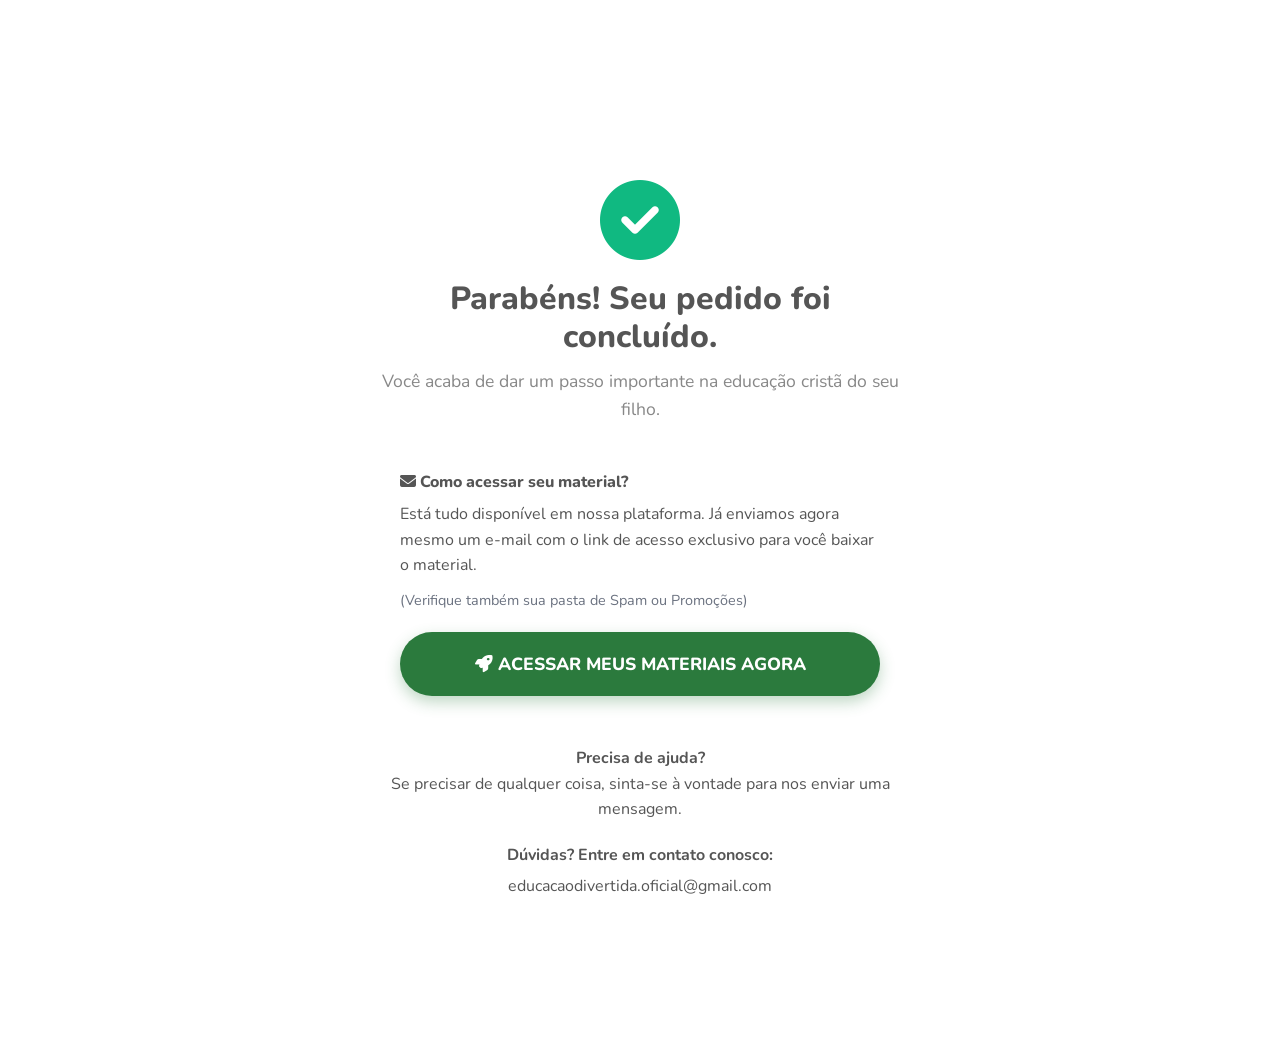
<file: agr.html>
<!DOCTYPE html>
<html lang="pt-BR">

<head>
    <meta charset="UTF-8">
    <meta name="viewport" content="width=device-width, initial-scale=1.0">
    <title>Pedido Concluido | Crescendo Com Deus</title>
    <link rel="icon" type="image/png" href="favicon.png">
    <link rel="preconnect" href="https://fonts.googleapis.com">
    <link rel="preconnect" href="https://fonts.gstatic.com" crossorigin>
    <link
        href="https://fonts.googleapis.com/css2?family=Fredoka:wght@400;600;700&family=Nunito:wght@400;600;700;800&display=swap"
        rel="stylesheet">
    <link rel="stylesheet" href="style.css">
    <!-- FontAwesome for Icons -->
    <link rel="stylesheet" href="https://cdnjs.cloudflare.com/ajax/libs/font-awesome/6.4.0/css/all.min.css">
    <!-- Meta Pixel Code -->
    <script>
        !function (f, b, e, v, n, t, s) {
            if (f.fbq) return; n = f.fbq = function () {
                n.callMethod ?
                    n.callMethod.apply(n, arguments) : n.queue.push(arguments)
            };
            if (!f._fbq) f._fbq = n; n.push = n; n.loaded = !0; n.version = '2.0';
            n.queue = []; t = b.createElement(e); t.async = !0;
            t.src = v; s = b.getElementsByTagName(e)[0];
            s.parentNode.insertBefore(t, s)
        }(window, document, 'script',
            'https://connect.facebook.net/en_US/fbevents.js');
        fbq('init', '1423261069542248');
        fbq('track', 'PageView');
        fbq('track', 'Purchase', { value: 19.90, currency: 'BRL' });
    </script>
    <noscript><img height="1" width="1" style="display:none"
            src="https://www.facebook.com/tr?id=1423261069542248&ev=PageView&noscript=1" /></noscript>
    <!-- End Meta Pixel Code -->
    <style>
        .success-container {
            max-width: 600px;
            margin: 100px auto;
            text-align: center;
            padding: 40px;
            background: white;
            border-radius: var(--radius-lg);
            box-shadow: var(--shadow-lg);
        }

        .success-icon {
            font-size: 5rem;
            color: #10B981;
            margin-bottom: 20px;
            animation: scale-up 0.5s ease;
        }

        .success-headline {
            font-size: 2rem;
            color: var(--text-dark);
            margin-bottom: 10px;
        }

        .success-text {
            color: var(--text-light);
            margin-bottom: 30px;
            font-size: 1.1rem;
        }

        .access-info {
            background: var(--bg-soft-blue);
            padding: 20px;
            border-radius: var(--radius-md);
            text-align: left;
            margin-bottom: 30px;
        }

        .access-info h4 {
            margin-bottom: 10px;
            color: var(--primary-color);
        }
    </style>
</head>

<body>

    <div class="container">
        <div class="success-container">
            <i class="fas fa-check-circle success-icon"></i>
            <h1 class="success-headline">Parabéns! Seu pedido foi concluído.</h1>
            <p class="success-text">Você acaba de dar um passo importante na educação cristã do seu filho.</p>

            <div class="access-info">
                <h4><i class="fas fa-envelope"></i> Como acessar seu material?</h4>
                <p>Está tudo disponível em nossa plataforma. Já enviamos agora mesmo um e-mail com o link de acesso
                    exclusivo para você baixar o material.</p>
                <p style="font-size: 0.9rem; margin-top: 10px; color: #6B7280; margin-bottom: 20px;">(Verifique também
                    sua pasta de Spam ou
                    Promoções)</p>

                <a href="https://drive.google.com/drive/folders/1p1PGbhYUjZDluomMPkH43Vy62MV3gZVa?usp=drive_link" class="cta-button pulse"
                    style="max-width: 100%; display: block; text-align: center;">
                    <i class="fas fa-rocket"></i> ACESSAR MEUS MATERIAIS AGORA
                </a>
            </div>

            <p style="font-weight: 700;">Precisa de ajuda?</p>
            <p style="margin-bottom: 20px;">Se precisar de qualquer coisa, sinta-se à vontade para nos enviar uma
                mensagem.</p>

            <p style="font-weight: 700;">Dúvidas? Entre em contato conosco:</p>
            <p style="margin-top: 5px; color: var(--primary-color);">educacaodivertida.oficial@gmail.com</p>
        </div>
    </div>

    <script src="script.js"></script>
</body>


</html>
</file>
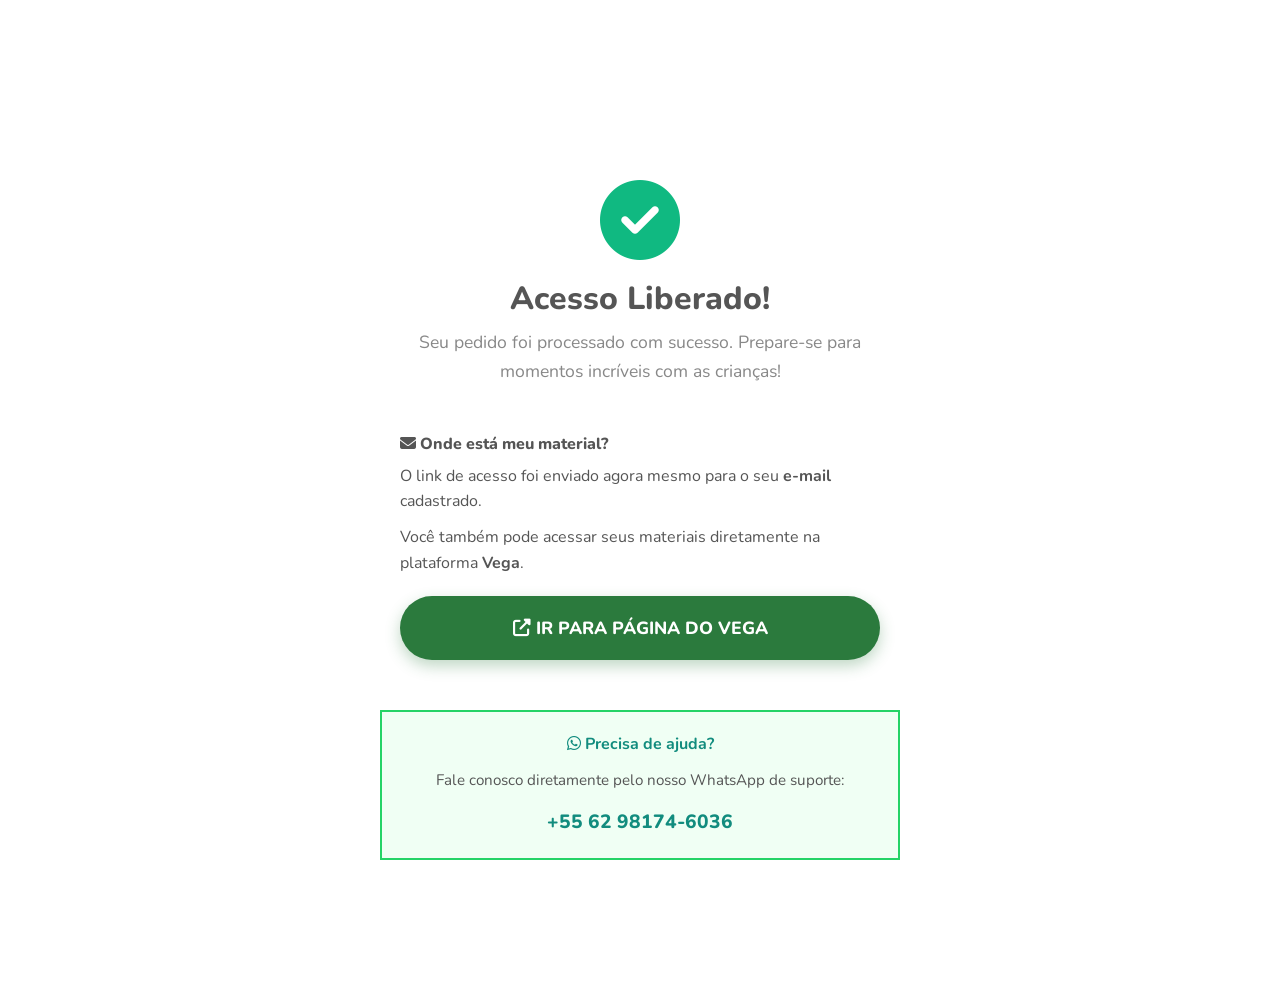
<file: obrigado.html>
<!DOCTYPE html>
<html lang="pt-BR">

<head>
    <meta charset="UTF-8">
    <meta name="viewport" content="width=device-width, initial-scale=1.0">
    <title>Pedido Concluido | Crescendo Com Deus</title>
    <link rel="icon" type="image/png" href="favicon.png">
    <link rel="preconnect" href="https://fonts.googleapis.com">
    <link rel="preconnect" href="https://fonts.gstatic.com" crossorigin>
    <link
        href="https://fonts.googleapis.com/css2?family=Fredoka:wght@400;600;700&family=Nunito:wght@400;600;700;800&display=swap"
        rel="stylesheet">
    <link rel="stylesheet" href="style.css">
    <!-- FontAwesome for Icons -->
    <link rel="stylesheet" href="https://cdnjs.cloudflare.com/ajax/libs/font-awesome/6.4.0/css/all.min.css">
    <!-- Meta Pixel Code -->
    <script>
        !function (f, b, e, v, n, t, s) {
            if (f.fbq) return; n = f.fbq = function () {
                n.callMethod ?
                    n.callMethod.apply(n, arguments) : n.queue.push(arguments)
            };
            if (!f._fbq) f._fbq = n; n.push = n; n.loaded = !0; n.version = '2.0';
            n.queue = []; t = b.createElement(e); t.async = !0;
            t.src = v; s = b.getElementsByTagName(e)[0];
            s.parentNode.insertBefore(t, s)
        }(window, document, 'script',
            'https://connect.facebook.net/en_US/fbevents.js');
        fbq('init', '1423261069542248');
        fbq('track', 'PageView');
        fbq('track', 'Purchase', { value: 19.90, currency: 'BRL' });
    </script>
    <noscript><img height="1" width="1" style="display:none"
            src="https://www.facebook.com/tr?id=1423261069542248&ev=PageView&noscript=1" /></noscript>
    <!-- End Meta Pixel Code -->
    <style>
        .success-container {
            max-width: 600px;
            margin: 100px auto;
            text-align: center;
            padding: 40px;
            background: white;
            border-radius: var(--radius-lg);
            box-shadow: var(--shadow-lg);
        }

        .success-icon {
            font-size: 5rem;
            color: #10B981;
            margin-bottom: 20px;
            animation: scale-up 0.5s ease;
        }

        .success-headline {
            font-size: 2rem;
            color: var(--text-dark);
            margin-bottom: 10px;
        }

        .success-text {
            color: var(--text-light);
            margin-bottom: 30px;
            font-size: 1.1rem;
        }

        .access-info {
            background: var(--bg-soft-blue);
            padding: 20px;
            border-radius: var(--radius-md);
            text-align: left;
            margin-bottom: 30px;
        }

        .access-info h4 {
            margin-bottom: 10px;
            color: var(--primary-color);
        }
    </style>
</head>

<body>

    <div class="container">
        <div class="success-container">
            <i class="fas fa-check-circle success-icon"></i>
            <h1 class="success-headline">Acesso Liberado!</h1>
            <p class="success-text">Seu pedido foi processado com sucesso. Prepare-se para momentos incríveis com as crianças!</p>

            <div class="access-info">
                <h4><i class="fas fa-envelope"></i> Onde está meu material?</h4>
                <p>O link de acesso foi enviado agora mesmo para o seu <strong>e-mail</strong> cadastrado.</p>
                <p style="margin-top: 10px;">Você também pode acessar seus materiais diretamente na plataforma <strong>Vega</strong>.</p>
                
                <a href="https://vegapagos.com.br/" class="cta-button pulse"
                    style="max-width: 100%; display: block; text-align: center; margin-top: 20px;">
                    <i class="fas fa-external-link-alt"></i> IR PARA PÁGINA DO VEGA
                </a>
            </div>

            <div style="margin-top: 30px; padding: 20px; border: 2px solid #25D366; border-radius: var(--radius-md); background: #f0fff4;">
                <p style="font-weight: 700; color: #128C7E; margin-bottom: 10px;">
                   <i class="fab fa-whatsapp"></i> Precisa de ajuda?
                </p>
                <p style="font-size: 0.95rem; margin-bottom: 15px;">Fale conosco diretamente pelo nosso WhatsApp de suporte:</p>
                <a href="https://wa.me/5562981746036" target="_blank" style="font-weight: 800; font-size: 1.2rem; color: #128C7E; text-decoration: none;">
                    +55 62 98174-6036
                </a>
            </div>
        </div>
    </div>

    <script src="script.js"></script>
</body>

</html>
</file>
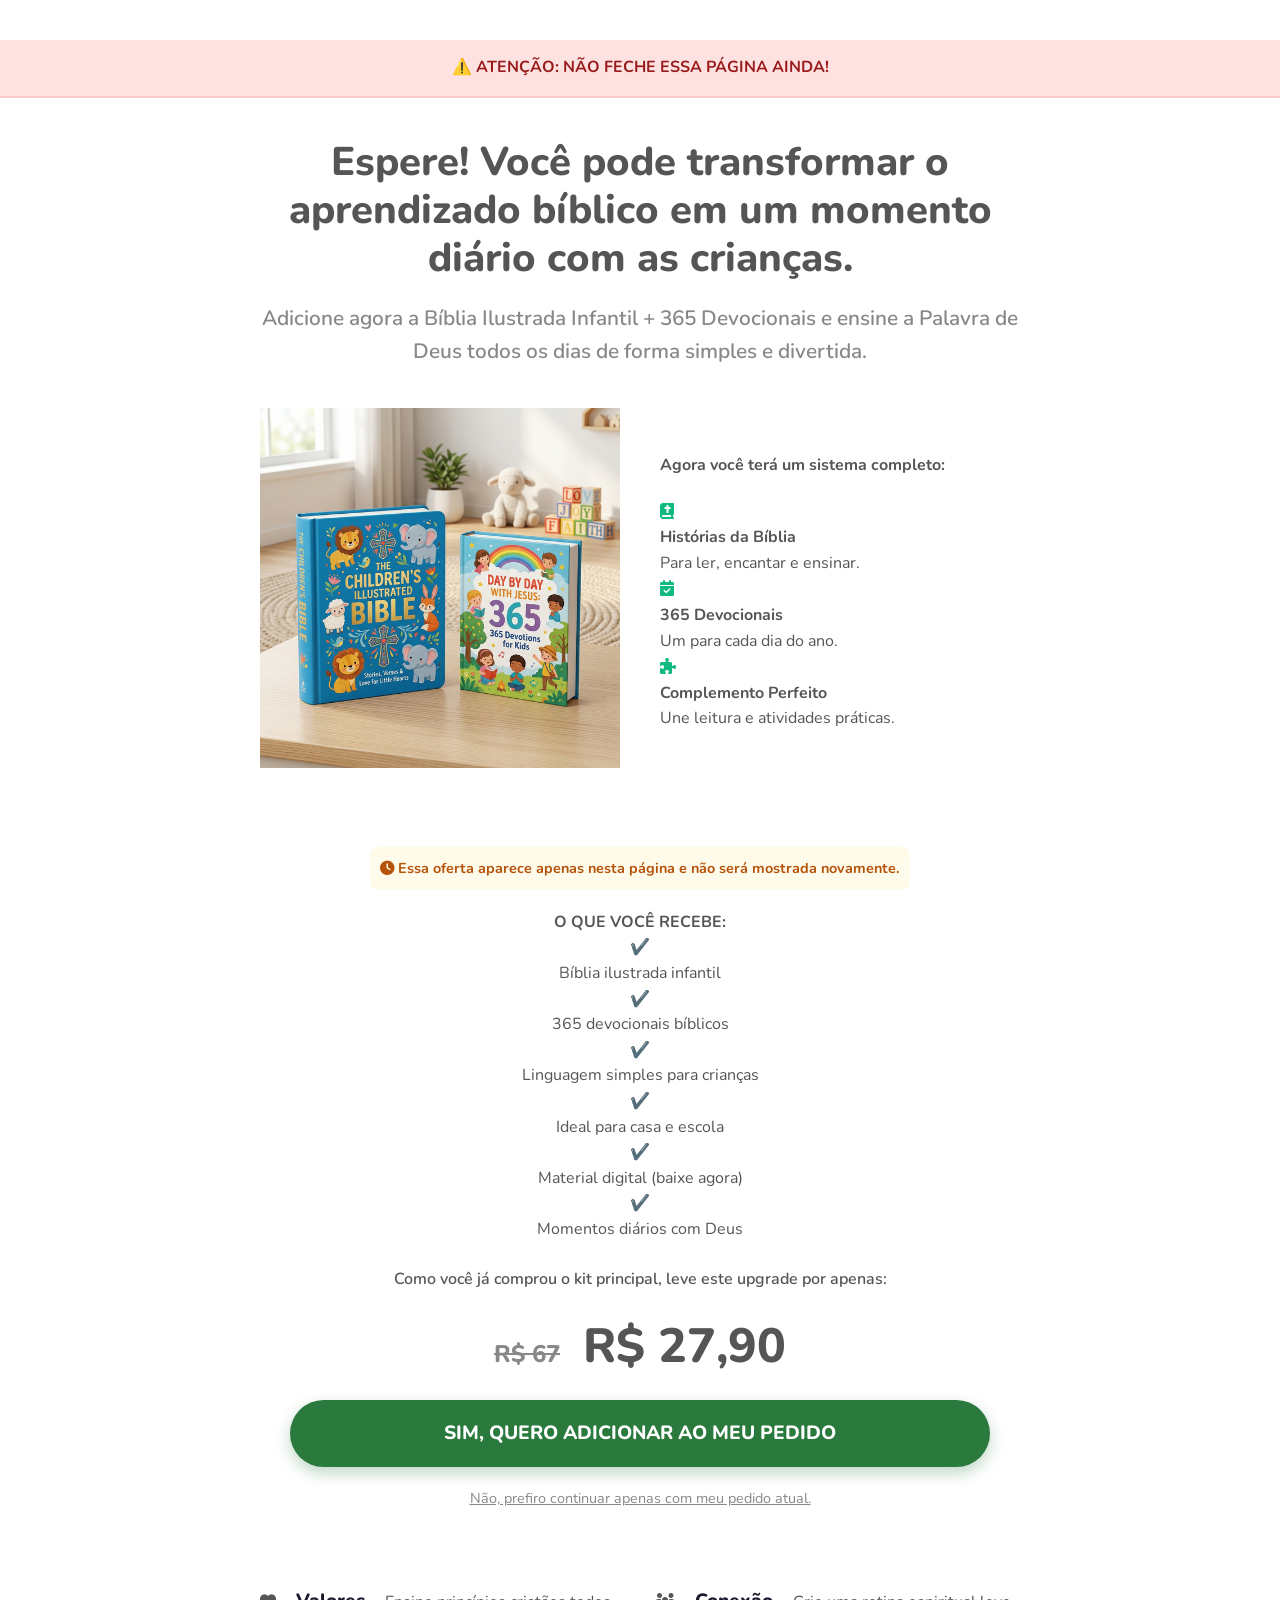
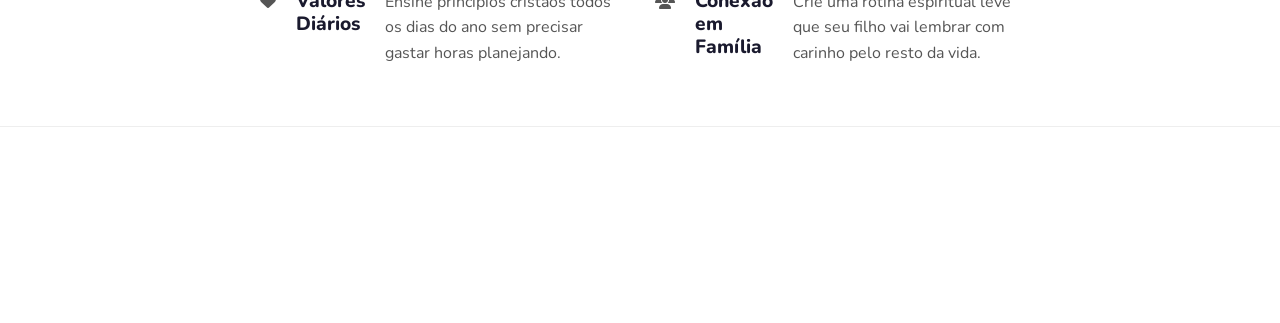
<file: oferta.html>
<!DOCTYPE html>
<html lang="pt-BR">

<head>
    <meta charset="UTF-8">
    <meta name="viewport" content="width=device-width, initial-scale=1.0">
    <title>Oferta Especial Exclusiva | Crescendo Com Deus</title>
    <link rel="icon" type="image/png" href="favicon.png">
    <link rel="preconnect" href="https://fonts.googleapis.com">
    <link rel="preconnect" href="https://fonts.gstatic.com" crossorigin>
    <link
        href="https://fonts.googleapis.com/css2?family=Fredoka:wght@400;600;700&family=Nunito:wght@400;600;700;800&display=swap"
        rel="stylesheet">
    <link rel="stylesheet" href="style.css">
    <!-- FontAwesome for Icons -->
    <link rel="stylesheet" href="https://cdnjs.cloudflare.com/ajax/libs/font-awesome/6.4.0/css/all.min.css">
    <!-- Meta Pixel Code -->
    <script>
        !function (f, b, e, v, n, t, s) {
            if (f.fbq) return; n = f.fbq = function () {
                n.callMethod ?
                    n.callMethod.apply(n, arguments) : n.queue.push(arguments)
            };
            if (!f._fbq) f._fbq = n; n.push = n; n.loaded = !0; n.version = '2.0';
            n.queue = []; t = b.createElement(e); t.async = !0;
            t.src = v; s = b.getElementsByTagName(e)[0];
            s.parentNode.insertBefore(t, s)
        }(window, document, 'script',
            'https://connect.facebook.net/en_US/fbevents.js');
        fbq('init', '1423261069542248');
        fbq('track', 'PageView');
    </script>
    <noscript><img height="1" width="1" style="display:none"
            src="https://www.facebook.com/tr?id=1423261069542248&ev=PageView&noscript=1" /></noscript>
    <!-- End Meta Pixel Code -->
    <style>
        .upsell-header {
            background-color: #FEE2E2;
            color: #991B1B;
            padding: 15px;
            text-align: center;
            font-weight: 700;
            font-family: var(--font-heading);
            border-bottom: 2px solid #FECACA;
        }

        .upsell-container {
            max-width: 800px;
            margin: 40px auto;
            padding: 0 20px;
        }

        .upsell-headline {
            font-size: 2.5rem;
            color: var(--text-dark);
            text-align: center;
            margin-bottom: 20px;
            line-height: 1.2;
        }

        .upsell-headline span {
            color: var(--accent-color);
        }

        .upsell-subheadline {
            font-size: 1.3rem;
            text-align: center;
            color: var(--text-light);
            margin-bottom: 40px;
            font-weight: 600;
        }

        .upsell-content-split {
            display: flex;
            align-items: center;
            gap: 40px;
            margin-bottom: 40px;
        }

        @media (max-width: 768px) {
            .upsell-content-split {
                flex-direction: column;
                gap: 20px;
            }

            .upsell-headline {
                font-size: 1.8rem;
            }

            .upsell-features {
                text-align: left;
            }

            .upsell-features li {
                font-size: 1rem;
            }

            .special-offer-box {
                padding: 20px 15px;
            }

            .receive-grid {
                grid-template-columns: 1fr !important;
                gap: 15px !important;
                text-align: left !important;
            }

            .price-tag {
                font-size: 2.5rem;
            }

            .benefits-grid {
                grid-template-columns: 1fr !important;
            }
        }

        .upsell-image-wrapper {
            flex: 1;
        }

        .upsell-image {
            width: 100%;
            border-radius: var(--radius-lg);
            box-shadow: var(--shadow-lg);
        }

        .upsell-features {
            flex: 1;
        }

        .upsell-features ul {
            list-style: none;
        }

        .upsell-features li {
            margin-bottom: 15px;
            font-size: 1.1rem;
            display: flex;
            align-items: flex-start;
            gap: 10px;
            font-weight: 600;
        }

        .upsell-features i {
            color: #10B981;
            margin-top: 4px;
        }

        .special-offer-box {
            background: var(--bg-soft-blue);
            border: 2px dashed var(--primary-color);
            border-radius: var(--radius-lg);
            padding: 30px;
            text-align: center;
            margin-bottom: 40px;
        }

        .receive-grid {
            display: grid;
            grid-template-columns: 1fr 1fr;
            text-align: left;
            gap: 10px;
            margin: 20px 0;
            font-size: 0.95rem;
        }

        .price-tag {
            font-size: 3rem;
            font-weight: 800;
            color: var(--text-dark);
            margin: 15px 0;
            font-family: var(--font-heading);
        }

        .price-tag span {
            font-size: 1.5rem;
            color: var(--text-light);
            text-decoration: line-through;
            margin-right: 10px;
        }

        .no-thanks {
            display: block;
            text-align: center;
            margin-top: 20px;
            color: var(--text-light);
            text-decoration: underline;
            font-size: 0.9rem;
            transition: color 0.2s;
        }

        .no-thanks:hover {
            color: var(--text-dark);
        }

        .urgency-text {
            color: #B45309;
            background: #FFFBEB;
            padding: 10px;
            border-radius: 8px;
            display: inline-block;
            margin-bottom: 20px;
            font-size: 0.9rem;
            font-weight: 700;
        }
    </style>
</head>

<body>

    <div class="upsell-header">
        ⚠️ ATENÇÃO: NÃO FECHE ESSA PÁGINA AINDA!
    </div>

    <div class="container upsell-container">
        <h1 class="upsell-headline">
            Espere! Você pode transformar o aprendizado bíblico em um <span>momento diário</span> com as crianças.
        </h1>

        <p class="upsell-subheadline">
            Adicione agora a Bíblia Ilustrada Infantil + 365 Devocionais e ensine a Palavra de Deus todos os dias de
            forma simples e divertida.
        </p>

        <div class="upsell-content-split">
            <div class="upsell-image-wrapper">
                <img src="upsell_mockup.png" alt="Mockup Bíblia Ilustrada e Devocionais" class="upsell-image">
            </div>
            <div class="upsell-features">
                <p style="margin-bottom: 20px; font-weight: 700; color: var(--text-dark);">Agora você terá um sistema
                    completo:</p>
                <div class="content-grid" style="grid-template-columns: 1fr; margin-top: 0;">
                    <div class="content-item">
                        <div class="content-item-icon"><i class="fas fa-book-bible"></i></div>
                        <div class="content-item-text"><strong>Histórias da Bíblia</strong><br>Para ler, encantar e
                            ensinar.</div>
                    </div>
                    <div class="content-item">
                        <div class="content-item-icon"><i class="fas fa-calendar-check"></i></div>
                        <div class="content-item-text"><strong>365 Devocionais</strong><br>Um para cada dia do ano.
                        </div>
                    </div>
                    <div class="content-item">
                        <div class="content-item-icon"><i class="fas fa-puzzle-piece"></i></div>
                        <div class="content-item-text"><strong>Complemento Perfeito</strong><br>Une leitura e atividades
                            práticas.</div>
                    </div>
                </div>
            </div>
        </div>

        <div class="special-offer-box">
            <div class="urgency-text">
                <i class="fas fa-clock"></i> Essa oferta aparece apenas nesta página e não será mostrada novamente.
            </div>

            <p style="font-weight: 700; color: var(--primary-color);">O QUE VOCÊ RECEBE:</p>
            <div class="content-grid" style="margin-bottom: 25px;">
                <div class="content-item">
                    <div class="content-item-icon">✔️</div>
                    <div class="content-item-text">Bíblia ilustrada infantil</div>
                </div>
                <div class="content-item">
                    <div class="content-item-icon">✔️</div>
                    <div class="content-item-text">365 devocionais bíblicos</div>
                </div>
                <div class="content-item">
                    <div class="content-item-icon">✔️</div>
                    <div class="content-item-text">Linguagem simples para crianças</div>
                </div>
                <div class="content-item">
                    <div class="content-item-icon">✔️</div>
                    <div class="content-item-text">Ideal para casa e escola</div>
                </div>
                <div class="content-item">
                    <div class="content-item-icon">✔️</div>
                    <div class="content-item-text">Material digital (baixe agora)</div>
                </div>
                <div class="content-item">
                    <div class="content-item-icon">✔️</div>
                    <div class="content-item-text">Momentos diários com Deus</div>
                </div>
            </div>

            <p style="margin-top: 20px; font-weight: 600;">Como você já comprou o kit principal, leve este upgrade por
                apenas:</p>
            <div class="price-tag">
                <span>R$ 67</span> R$ 27,90
            </div>

            <a href="https://pay.kiwify.com.br/LINK_UPSELL" class="cta-button giant pulse" style="max-width: 100%;">
                SIM, QUERO ADICIONAR AO MEU PEDIDO
            </a>

            <a href="ultimo.html" class="no-thanks">
                Não, prefiro continuar apenas com meu pedido atual.
            </a>
        </div>

        <div class="benefits-grid" style="grid-template-columns: repeat(auto-fit, minmax(300px, 1fr));">
            <div class="benefit-card">
                <div class="icon-wrapper"><i class="fas fa-heart"></i></div>
                <h3>Valores Diários</h3>
                <p>Ensine princípios cristãos todos os dias do ano sem precisar gastar horas planejando.</p>
            </div>
            <div class="benefit-card">
                <div class="icon-wrapper"><i class="fas fa-users"></i></div>
                <h3>Conexão em Família</h3>
                <p>Crie uma rotina espiritual leve que seu filho vai lembrar com carinho pelo resto da vida.</p>
            </div>
        </div>
    </div>

    <footer style="background: white; border-top: 1px solid #eee; margin-top: 60px;">
        <div class="container" style="padding: 40px 20px;">
            <p>&copy; 2026 Crescendo Com Deus. Todos os direitos reservados.</p>
        </div>
    </footer>

</body>

</html>
</file>
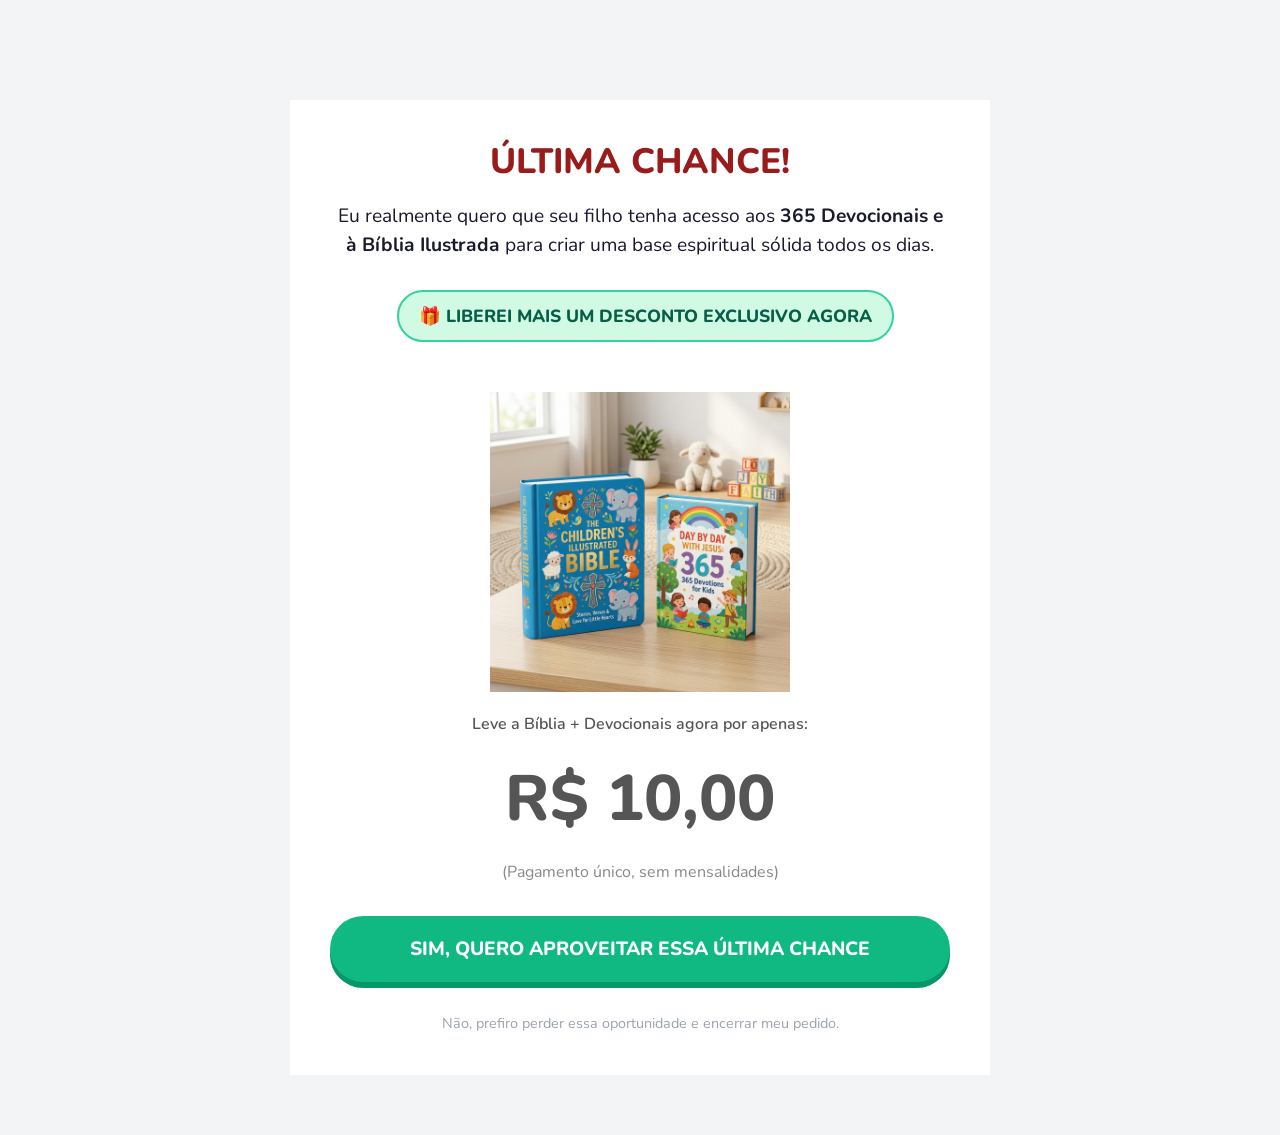
<file: ultimo.html>
<!DOCTYPE html>
<html lang="pt-BR">

<head>
    <meta charset="UTF-8">
    <meta name="viewport" content="width=device-width, initial-scale=1.0">
    <title>Última Chance | Crescendo Com Deus</title>
    <link rel="icon" type="image/png" href="favicon.png">
    <link rel="preconnect" href="https://fonts.googleapis.com">
    <link rel="preconnect" href="https://fonts.gstatic.com" crossorigin>
    <link
        href="https://fonts.googleapis.com/css2?family=Fredoka:wght@400;600;700&family=Nunito:wght@400;600;700;800&display=swap"
        rel="stylesheet">
    <link rel="stylesheet" href="style.css">
    <!-- FontAwesome for Icons -->
    <link rel="stylesheet" href="https://cdnjs.cloudflare.com/ajax/libs/font-awesome/6.4.0/css/all.min.css">
    <!-- Meta Pixel Code -->
    <script>
        !function (f, b, e, v, n, t, s) {
            if (f.fbq) return; n = f.fbq = function () {
                n.callMethod ?
                    n.callMethod.apply(n, arguments) : n.queue.push(arguments)
            };
            if (!f._fbq) f._fbq = n; n.push = n; n.loaded = !0; n.version = '2.0';
            n.queue = []; t = b.createElement(e); t.async = !0;
            t.src = v; s = b.getElementsByTagName(e)[0];
            s.parentNode.insertBefore(t, s)
        }(window, document, 'script',
            'https://connect.facebook.net/en_US/fbevents.js');
        fbq('init', '1423261069542248');
        fbq('track', 'PageView');
    </script>
    <noscript><img height="1" width="1" style="display:none"
            src="https://www.facebook.com/tr?id=1423261069542248&ev=PageView&noscript=1" /></noscript>
    <!-- End Meta Pixel Code -->
    <style>
        .downsell-container {
            max-width: 700px;
            margin: 60px auto;
            padding: 40px;
            background: white;
            border-radius: var(--radius-lg);
            box-shadow: var(--shadow-lg);
            text-align: center;
            border: 4px solid var(--secondary-color);
        }

        .downsell-headline {
            font-size: 2.2rem;
            color: #991B1B;
            margin-bottom: 20px;
        }

        .downsell-text {
            font-size: 1.2rem;
            color: var(--text-main);
            margin-bottom: 30px;
            line-height: 1.5;
        }

        .discount-badge {
            display: inline-block;
            background: #D1FAE5;
            color: #065F46;
            padding: 10px 20px;
            border-radius: 50px;
            font-weight: 800;
            font-size: 1.1rem;
            margin-bottom: 30px;
            border: 2px solid #34D399;
        }

        .final-price {
            font-size: 4rem;
            font-weight: 800;
            color: var(--accent-color);
            font-family: var(--font-heading);
            margin-bottom: 10px;
        }

        .final-mockup {
            width: 100%;
            max-width: 300px;
            margin: 20px auto;
            display: block;
        }

        .no-thanks-link {
            display: block;
            margin-top: 30px;
            color: #9CA3AF;
            font-size: 0.9rem;
            text-decoration: none;
        }

        .no-thanks-link:hover {
            color: var(--text-dark);
            text-decoration: underline;
        }

        @media (max-width: 768px) {
            .downsell-container {
                padding: 25px 15px;
                margin: 20px auto;
            }

            .downsell-headline {
                font-size: 1.8rem;
            }

            .downsell-text {
                font-size: 1.1rem;
            }

            .final-price {
                font-size: 3rem;
            }

            .discount-badge {
                font-size: 0.9rem;
                padding: 8px 15px;
            }
        }
    </style>
</head>

<body style="background-color: #F3F4F6;">

    <div class="container">
        <div class="downsell-container">
            <h1 class="downsell-headline">ÚLTIMA CHANCE!</h1>

            <p class="downsell-text">
                Eu realmente quero que seu filho tenha acesso aos <strong>365 Devocionais e à Bíblia Ilustrada</strong>
                para criar uma base espiritual sólida todos os dias.
            </p>

            <div class="discount-badge">
                🎁 LIBEREI MAIS UM DESCONTO EXCLUSIVO AGORA
            </div>

            <img src="upsell_mockup.png" alt="Mockup do Produto" class="final-mockup">

            <p style="font-weight: 600; margin-bottom: 10px;">Leve a Bíblia + Devocionais agora por apenas:</p>
            <div class="final-price">R$ 10,00</div>
            <p style="color: var(--text-light); margin-bottom: 30px;">(Pagamento único, sem mensalidades)</p>

            <a href="https://pay.kiwify.com.br/LINK_DOWNSELL" class="cta-button giant pulse"
                style="max-width: 100%; background-color: #10B981; box-shadow: 0 6px 0 #059669;">
                SIM, QUERO APROVEITAR ESSA ÚLTIMA CHANCE
            </a>

            <a href="obrigado.html" class="no-thanks-link">
                Não, prefiro perder essa oportunidade e encerrar meu pedido.
            </a>
        </div>
    </div>

</body>

</html>
</file>
<file: style.css>
@import url('https://fonts.googleapis.com/css2?family=Nunito:wght@400;600;800;900&display=swap');

:root {
    --primary: #2B7A3D;
    /* Verde escuro */
    --secondary: #FFD55A;
    /* Amarelo dourado */
    --accent: #F4A426;
    /* Laranja */
    --light-blue: #7DD4F8;
    /* Azul bebê */
    --bg-light: #FAFAF7;
    /* Bege clarinho */
    --bg-white: #FFFFFF;

    --text-main: #1a1a2e;
    --text-muted: #555555;
    --text-light: #888888;

    --font-main: 'Nunito', sans-serif;

    --shadow-soft: 0 4px 20px rgba(0, 0, 0, 0.07);
    --radius-card: 16px;
    --radius-btn: 50px;
}

* {
    margin: 0;
    padding: 0;
    box-sizing: border-box;
}

html {
    scroll-behavior: smooth;
}

body {
    font-family: var(--font-main);
    color: var(--text-muted);
    background-color: var(--bg-white);
    line-height: 1.6;
    overflow-x: hidden;
    padding-top: 40px;
    /* For the fixed bar */
}

h1,
h2,
h3,
h4,
h5,
h6 {
    color: var(--text-main);
    line-height: 1.2;
    font-weight: 800;
}

.container {
    width: 100%;
    max-width: 1100px;
    margin: 0 auto;
    padding: 0 20px;
}

.text-center {
    text-align: center;
}

.mt-30 {
    margin-top: 30px;
}

.mb-20 {
    margin-bottom: 20px;
}

/* =========================================
   ELEMENTOS GERAIS
   ========================================= */
.urgency-bar {
    position: fixed;
    top: 0;
    left: 0;
    width: 100%;
    height: 46px;
    background-color: #F15A24;
    /* Laranja vibrante similar a referencia */
    color: white;
    display: flex;
    align-items: center;
    justify-content: center;
    font-weight: 700;
    font-size: 1.05rem;
    z-index: 9999;
    box-shadow: 0 2px 10px rgba(0, 0, 0, 0.15);
    /* Adicionando sombra p/ destacar a barra inteira */
}

.urgency-bar span {
    margin: 0 4px;
    text-shadow: 0px 2px 4px rgba(0, 0, 0, 0.4);
    /* Sombra elegante no lugar do stroke pesada */
    letter-spacing: 0.5px;
}

.urgency-bar .hl-yellow {
    color: #FFD55A;
    /* Amarelo da paleta oficial */
    font-weight: 900;
    text-transform: uppercase;
}

.urgency-bar .hl-white {
    color: #FFFFFF;
}

.cta-button {
    display: inline-block;
    background-color: var(--primary);
    color: white;
    font-size: 1.1rem;
    /* 18px */
    font-weight: 800;
    padding: 18px 40px;
    border-radius: var(--radius-btn);
    text-decoration: none;
    box-shadow: 0 6px 15px rgba(43, 122, 61, 0.3);
    transition: all 0.2s ease;
    text-align: center;
    border: none;
    cursor: pointer;
}

.cta-button:hover {
    background-color: #1e5c2d;
    transform: translateY(-2px);
    box-shadow: 0 8px 20px rgba(43, 122, 61, 0.4);
}

.cta-button.giant {
    font-size: 1.2rem;
    width: 100%;
    max-width: 500px;
}

.section-title {
    font-size: 2.5rem;
    margin-bottom: 20px;
    font-weight: 900;
}

.section-subtitle {
    font-size: 1.1rem;
    color: var(--text-muted);
    margin-bottom: 40px;
    font-weight: 600;
}

.card {
    background: var(--bg-white);
    border: 1px solid #F0F0F0;
    border-radius: var(--radius-card);
    box-shadow: var(--shadow-soft);
    padding: 25px;
    transition: transform 0.3s ease;
}

.card:hover {
    transform: translateY(-2px);
}

.icon-circle {
    width: 60px;
    height: 60px;
    border-radius: 50%;
    display: flex;
    align-items: center;
    justify-content: center;
    font-size: 1.8rem;
    margin-bottom: 15px;
}

.icon-circle.green {
    background: #E6F4EA;
    color: var(--primary);
}

.icon-circle.yellow {
    background: #FFF8E1;
    color: var(--secondary);
}

.icon-circle.orange {
    background: #FEF3C7;
    color: var(--accent);
}

.icon-circle.blue {
    background: #E1F5FE;
    color: var(--light-blue);
}

.bg-light {
    background-color: var(--bg-light);
}

.bg-white {
    background-color: var(--bg-white);
}

.bg-green {
    background-color: var(--primary);
    color: white;
}

.section-padding {
    padding: 80px 0;
}

/* =========================================
   HERO SECTION
   ========================================= */
.hero-section {
    padding: 60px 0 80px;
    background-color: var(--bg-white);
}

.hero-content {
    display: flex;
    align-items: center;
    gap: 50px;
}

.hero-text {
    flex: 1;
}

.hero-logo {
    margin-bottom: 20px;
    width: 100%;
    max-width: 320px;
    /* Evitando que a logo fique absurdamente grande no desktop */
}

@media (max-width: 768px) {
    .hero-logo {
        margin: 0 auto 20px auto;
        /* Centralizado no mobile */
        display: flex;
        justify-content: center;
    }
}

.hero-logo svg {
    width: 100%;
    height: auto;
}

.hero-badge {
    display: inline-block;
    background-color: #FFF9E6;
    /* Amarelo suave */
    color: var(--primary);
    padding: 8px 16px;
    border-radius: 50px;
    font-weight: 800;
    font-size: 0.95rem;
    margin-bottom: 20px;
}

.hero-headline {
    font-size: 52px;
    font-weight: 900;
    line-height: 1.1;
    margin-bottom: 16px;
    color: var(--text-main);
}

.hero-subhead {
    font-size: 18px;
    color: var(--text-muted);
    font-weight: 600;
    margin-bottom: 24px;
}

.hero-social-proof {
    display: inline-flex;
    align-items: center;
    background-color: #E6F4EA;
    color: var(--primary);
    padding: 8px 16px;
    border-radius: 8px;
    font-weight: 800;
    font-size: 0.9rem;
    gap: 8px;
    margin-bottom: 30px;
}

.hero-social-proof i {
    color: var(--secondary);
}

.hero-trust-icons {
    display: flex;
    gap: 15px;
    margin-top: 15px;
    color: var(--text-light);
    font-size: 0.85rem;
    font-weight: 600;
    justify-content: flex-start;
}

.hero-trust-icons span {
    display: flex;
    align-items: center;
    gap: 5px;
}

.hero-image-wrapper {
    flex: 1;
}

.hero-image {
    width: 100%;
    border-radius: var(--radius-card);
    box-shadow: var(--shadow-soft);
}

/* =========================================
   NUMBERS BAR
   ========================================= */
.numbers-bar {
    background-color: var(--primary);
    padding: 40px 0;
    color: white;
}

.numbers-grid {
    display: flex;
    justify-content: space-between;
    align-items: center;
    text-align: center;
    gap: 20px;
}

.number-block .num {
    font-size: 36px;
    font-weight: 900;
    color: var(--secondary);
    display: block;
    line-height: 1.1;
}

.number-block .label {
    font-size: 13px;
    opacity: 0.8;
    font-weight: 600;
}

/* =========================================
   PARA QUEM É SECTION
   ========================================= */
.for-who-grid {
    display: grid;
    grid-template-columns: repeat(3, 1fr);
    gap: 30px;
    margin-top: 40px;
}

.for-who-card h3 {
    color: var(--primary);
    margin-bottom: 10px;
    font-size: 1.3rem;
}

/* =========================================
   DOR / PROBLEMA SECTION
   ========================================= */
.problem-content {
    display: flex;
    align-items: center;
    gap: 50px;
}

.problem-text {
    flex: 1;
}

.problem-image-wrapper {
    flex: 1;
}

.problem-image {
    width: 100%;
    border-radius: var(--radius-card);
    box-shadow: var(--shadow-soft);
}

.problem-quote {
    background-color: #FFF9E6;
    border-left: 6px solid var(--secondary);
    padding: 25px 30px;
    border-radius: 0 16px 16px 0;
    margin-top: 30px;
}

.problem-quote blockquote {
    font-size: 1.2rem;
    font-weight: 800;
    color: var(--primary);
    font-style: italic;
}

/* =========================================
   SOLUÇÃO SECTION
   ========================================= */
.solution-content {
    display: flex;
    align-items: center;
    gap: 50px;
}

.solution-list {
    list-style: none;
    margin-top: 30px;
}

.solution-list li {
    font-size: 1.1rem;
    margin-bottom: 15px;
    display: flex;
    align-items: flex-start;
    gap: 12px;
    font-weight: 600;
    color: var(--text-main);
}

.check-custom {
    color: white;
    background: var(--primary);
    width: 24px;
    height: 24px;
    border-radius: 50%;
    display: flex;
    align-items: center;
    justify-content: center;
    font-size: 12px;
    flex-shrink: 0;
    margin-top: 3px;
}

/* =========================================
   BENEFÍCIOS (Seu filho vai)
   ========================================= */
.benefits-grid {
    display: grid;
    grid-template-columns: repeat(2, 1fr);
    gap: 30px;
    margin-top: 50px;
}

.benefit-card {
    display: flex;
    align-items: flex-start;
    gap: 20px;
}

.benefit-card .icon-circle {
    margin-bottom: 0;
    flex-shrink: 0;
}

.benefit-card h3 {
    margin-bottom: 5px;
    font-size: 1.2rem;
}

/* =========================================
   O QUE VOCÊ RECEBE (Grid)
   ========================================= */
.receives-grid {
    display: grid;
    grid-template-columns: repeat(2, 1fr);
    gap: 25px;
    margin-top: 40px;
}

.receive-card {
    text-align: center;
    display: flex;
    flex-direction: column;
    align-items: center;
}

.receive-card h3 {
    color: var(--primary);
    margin-bottom: 10px;
    font-size: 1.1rem;
}

/* =========================================
   COMO FUNCIONA (Timeline)
   ========================================= */
.timeline-container {
    display: flex;
    justify-content: space-between;
    align-items: flex-start;
    margin-top: 50px;
    position: relative;
}

.timeline-step {
    flex: 1;
    text-align: center;
    position: relative;
    padding: 0 15px;
}

.timeline-number {
    width: 50px;
    height: 50px;
    background-color: var(--bg-white);
    color: var(--primary);
    border: 3px solid var(--primary);
    border-radius: 50%;
    display: flex;
    align-items: center;
    justify-content: center;
    font-size: 1.5rem;
    font-weight: 900;
    margin: 0 auto 20px;
    position: relative;
    z-index: 2;
}

.timeline-step:not(:last-child)::after {
    content: '\f061';
    /* FontAwesome arrow-right */
    font-family: 'Font Awesome 6 Free';
    font-weight: 900;
    position: absolute;
    top: 15px;
    right: -10px;
    color: #D1D5DB;
    font-size: 1.2rem;
    z-index: 1;
}

.timeline-step h4 {
    margin-bottom: 10px;
    font-size: 1.1rem;
}

.timeline-step p {
    font-size: 0.95rem;
}

/* =========================================
   ANTES E DEPOIS
   ========================================= */
.comparison-grid {
    display: grid;
    grid-template-columns: 1fr 1fr;
    gap: 30px;
    margin-top: 40px;
}

.comp-card {
    padding: 40px;
    border-radius: var(--radius-card);
}

.comp-before {
    background-color: #FFF5F5;
    border-left: 8px solid #EF4444;
}

.comp-after {
    background-color: #F0FDF4;
    border-left: 8px solid #10B981;
}

.comp-card h3 {
    font-size: 1.8rem;
    margin-bottom: 25px;
    display: flex;
    align-items: center;
    gap: 10px;
}

.comp-before h3 {
    color: #B91C1C;
}

.comp-after h3 {
    color: #047857;
}

.comp-list {
    list-style: none;
}

.comp-list li {
    font-size: 1.1rem;
    margin-bottom: 15px;
    display: flex;
    align-items: flex-start;
    gap: 12px;
    font-weight: 600;
}

.comp-before .comp-list li i {
    color: #EF4444;
    margin-top: 4px;
}

.comp-after .comp-list li i {
    color: #10B981;
    margin-top: 4px;
}

/* =========================================
   DEPOIMENTOS (WHATSAPP)
   ========================================= */
.whatsapp-grid {
    display: grid;
    grid-template-columns: repeat(3, 1fr);
    gap: 25px;
    margin-top: 50px;
}

.wp-phone {
    background-color: #111;
    border-radius: 24px;
    padding: 10px;
    box-shadow: 0 10px 25px rgba(0, 0, 0, 0.2);
    position: relative;
    overflow: hidden;
    height: 100%;
}

.wp-screen {
    background-color: #0B141A;
    border-radius: 16px;
    overflow: hidden;
    height: 100%;
    display: flex;
    flex-direction: column;
}

.wp-header {
    background-color: #1F2C34;
    color: white;
    padding: 15px;
    display: flex;
    align-items: center;
    gap: 15px;
}

.wp-avatar {
    width: 40px;
    height: 40px;
    border-radius: 50%;
    object-fit: cover;
    background-color: #fff;
    display: flex;
    align-items: center;
    justify-content: center;
    color: #075E54;
}

.wp-info h4 {
    color: white;
    font-size: 1rem;
    margin-bottom: 0;
}

.wp-info span {
    font-size: 0.8rem;
    color: rgba(255, 255, 255, 0.8);
    font-weight: 400;
}

.wp-chat {
    padding: 20px 15px;
    flex: 1;
    display: flex;
    flex-direction: column;
    gap: 10px;
}

.wp-encrypt {
    background-color: #182229;
    color: #FFD279;
    font-size: 0.70rem;
    text-align: center;
    padding: 8px 12px;
    border-radius: 8px;
    margin-bottom: 15px;
    line-height: 1.3;
}

.wp-encrypt strong {
    color: #53bdeb;
}

.msg {
    max-width: 85%;
    padding: 8px 10px 4px 10px;
    font-size: 0.95rem;
    color: #E9EDEF;
    position: relative;
    line-height: 1.3;
}

.msg-sent {
    background-color: #005C4B;
    border-radius: 8px 0px 8px 8px;
    align-self: flex-end;
}

.msg-rcv {
    background-color: #202C33;
    border-radius: 0px 8px 8px 8px;
    align-self: flex-start;
}

.msg-time {
    display: flex;
    justify-content: flex-end;
    align-items: center;
    gap: 4px;
    font-size: 0.65rem;
    color: rgba(255, 255, 255, 0.6);
    margin-top: 2px;
}

/* =========================================
   É PARA VOCÊ / NÃO É
   ========================================= */
.qualification-grid {
    display: grid;
    grid-template-columns: 1fr 1fr;
    gap: 30px;
    margin-top: 40px;
}

.qual-card {
    padding: 35px;
    border-radius: var(--radius-card);
}

.qual-yes {
    background-color: #E6F4EA;
    border: 1px solid #C3E6CB;
}

.qual-no {
    background-color: #F9FAFB;
    border: 1px solid #E5E7EB;
}

.qual-card h3 {
    font-size: 1.5rem;
    margin-bottom: 25px;
}

.qual-yes h3 {
    color: var(--primary);
}

.qual-no h3 {
    color: var(--text-muted);
}

.qual-list {
    list-style: none;
}

.qual-list li {
    font-size: 1.05rem;
    margin-bottom: 12px;
    display: flex;
    align-items: flex-start;
    gap: 10px;
    font-weight: 600;
}

.qual-yes li i {
    color: var(--primary);
    margin-top: 4px;
}

.qual-no li i {
    color: #EF4444;
    margin-top: 4px;
}

/* =========================================
   BENEFÍCIOS QUE TRANSFORMAM
   ========================================= */
.transf-grid {
    display: grid;
    grid-template-columns: repeat(3, 1fr);
    gap: 25px;
    margin-top: 40px;
}

.transf-card {
    text-align: left;
    padding: 25px;
}

.transf-card h4 {
    font-size: 1.1rem;
    color: var(--primary);
    margin-bottom: 10px;
    display: flex;
    align-items: center;
    gap: 8px;
}

/* =========================================
   BÔNUS EXCLUSIVOS
   ========================================= */
.bonus-section {
    padding: 80px 0;
    background-color: var(--bg-white);
}

.bonus-badge {
    display: inline-block;
    background-color: #E6F4EA;
    color: var(--primary);
    padding: 8px 16px;
    border-radius: 50px;
    font-weight: 800;
    margin-bottom: 15px;
}

.bonus-val {
    font-size: 1.3rem;
    font-weight: 800;
    color: var(--text-muted);
    margin-bottom: 50px;
}

.bonus-val s {
    color: #EF4444;
}

.bonus-val .free {
    color: var(--primary);
    font-size: 1.5rem;
}

.bonus-grid {
    display: grid;
    grid-template-columns: repeat(3, 1fr);
    gap: 30px;
}

.bonus-card {
    background: white;
    border: 1px solid #F0F0F0;
    border-radius: var(--radius-card);
    padding: 30px;
    box-shadow: var(--shadow-soft);
    text-align: center;
    position: relative;
    padding-top: 40px;
}

.b-number {
    position: absolute;
    top: -20px;
    left: 50%;
    transform: translateX(-50%);
    width: 40px;
    height: 40px;
    background: var(--accent);
    color: white;
    border-radius: 50%;
    display: flex;
    align-items: center;
    justify-content: center;
    font-weight: 900;
    font-size: 1.2rem;
    box-shadow: 0 4px 10px rgba(244, 164, 38, 0.3);
}

.b-title {
    font-size: 1.2rem;
    margin-bottom: 15px;
    color: var(--text-main);
}

.b-img-placeholder {
    width: 100%;
    height: 180px;
    background: #FEF3C7;
    border-radius: 8px;
    display: flex;
    align-items: center;
    justify-content: center;
    color: var(--accent);
    font-weight: 800;
    margin-bottom: 15px;
    overflow: hidden;
}

.b-img-placeholder img {
    width: 100%;
    height: 100%;
    object-fit: contain;
}

.b-desc {
    font-size: 0.95rem;
    color: var(--text-light);
    margin-bottom: 20px;
    height: 65px;
}

.b-price {
    font-size: 1rem;
    font-weight: 800;
}

.b-price s {
    color: #EF4444;
    margin-right: 8px;
}

.b-price .gratis {
    color: var(--primary);
    font-size: 1.2rem;
}

.upsell-line {
    display: block;
    margin-top: 15px;
    font-size: 0.85rem;
    color: var(--accent);
    font-weight: 700;
    text-decoration: none;
    font-style: italic;
}

.all-bonus-img {
    margin-top: 60px;
    text-align: center;
}

.all-bonus-img .placeholder {
    width: 100%;
    max-width: 600px;
    height: 300px;
    background: #EBF4FC;
    border-radius: var(--radius-card);
    display: inline-flex;
    align-items: center;
    justify-content: center;
    color: var(--light-blue);
    font-weight: 800;
    font-size: 1.5rem;
}

/* =========================================
   OFERTA E PREÇO
   ========================================= */
.offer-section {
    padding: 80px 0;
    background-color: var(--bg-light);
}

.offer-box {
    background: white;
    max-width: 800px;
    margin: 0 auto;
    border-radius: var(--radius-card);
    border: 3px solid var(--accent);
    box-shadow: 0 20px 40px rgba(0, 0, 0, 0.1);
    padding: 50px 40px;
    text-align: center;
    position: relative;
    margin-top: 30px;
}

.offer-badge {
    position: absolute;
    top: -20px;
    left: 50%;
    transform: translateX(-50%);
    background: var(--accent);
    color: white;
    padding: 8px 24px;
    border-radius: 50px;
    font-weight: 900;
    font-size: 1.1rem;
    white-space: nowrap;
    box-shadow: 0 4px 10px rgba(244, 164, 38, 0.3);
}

.offer-img-placeholder {
    width: 300px;
    height: 250px;
    background: #E6F4EA;
    border-radius: 16px;
    margin: 0 auto 30px;
    display: flex;
    align-items: center;
    justify-content: center;
    color: var(--primary);
    font-weight: 900;
}

.offer-img-placeholder img {
    max-width: 100%;
    max-height: 100%;
    object-fit: contain;
}

.offer-includes {
    text-align: left;
    max-width: 500px;
    margin: 0 auto 30px;
    background: #FAFAF7;
    padding: 20px;
    border-radius: 12px;
}

.offer-includes li {
    font-weight: 700;
    margin-bottom: 10px;
    display: flex;
    gap: 10px;
    align-items: flex-start;
}

.offer-includes li i {
    color: var(--primary);
    margin-top: 4px;
}

.timer-box {
    background: #111;
    color: white;
    display: inline-flex;
    padding: 10px 20px;
    border-radius: 12px;
    font-weight: 900;
    font-size: 1.5rem;
    gap: 10px;
    margin-bottom: 30px;
    align-items: center;
}

.timer-box span.colon {
    font-size: 1.5rem;
    animation: blink 1s infinite;
}

.timer-label {
    font-size: 0.6rem;
    color: #888;
    display: block;
    text-align: center;
    margin-top: -5px;
}

@keyframes blink {

    0%,
    100% {
        opacity: 1;
    }

    50% {
        opacity: 0;
    }
}

.price-box {
    margin-bottom: 30px;
}

.price-old {
    color: #999;
    font-size: 1.2rem;
    text-decoration: line-through;
    font-weight: 700;
}

.discount-badge {
    background: var(--accent);
    color: white;
    font-size: 0.8rem;
    padding: 3px 8px;
    border-radius: 4px;
    margin-left: 10px;
    font-weight: 800;
}

.price-label {
    display: block;
    font-size: 1.1rem;
    font-weight: 800;
    color: var(--text-main);
    margin-top: 10px;
}

.price-big {
    font-size: 64px;
    font-weight: 900;
    color: var(--primary);
    line-height: 1;
}

.guarantee-box {
    margin-top: 40px;
    text-align: center;
}

.guarantee-box img {
    width: 100px;
    margin-bottom: 10px;
}

.guarantee-box p {
    font-size: 0.9rem;
    color: var(--text-light);
    max-width: 400px;
    margin: 0 auto;
}

/* =========================================
   FAQ
   ========================================= */
.faq-item {
    background: white;
    border: 1px solid #F0F0F0;
    border-radius: 8px;
    margin-bottom: 15px;
    overflow: hidden;
    box-shadow: 0 2px 5px rgba(0, 0, 0, 0.02);
}

.faq-item:nth-child(even) {
    background: #FAFAF7;
}

.faq-question {
    padding: 20px;
    display: flex;
    justify-content: space-between;
    align-items: center;
    cursor: pointer;
    font-weight: 800;
    font-size: 1.1rem;
    color: var(--text-main);
}

.faq-question i {
    color: var(--primary);
    transition: transform 0.3s ease;
}

.faq-answer {
    padding: 0 20px;
    max-height: 0;
    overflow: hidden;
    transition: max-height 0.3s ease, padding 0.3s ease;
    color: var(--text-muted);
}

.faq-item.active .faq-question i {
    transform: rotate(180deg);
}

.faq-item.active .faq-answer {
    padding: 0 20px 20px;
    max-height: 500px;
}

/* =========================================
   FOOTER
   ========================================= */
footer {
    background-color: var(--primary);
    color: white;
    padding: 60px 0 30px;
    text-align: center;
}

footer a {
    color: white;
    text-decoration: none;
    transition: color 0.2s;
}

footer a:hover {
    color: var(--secondary);
}

.footer-separator {
    width: 60px;
    height: 2px;
    background: rgba(255, 255, 255, 0.2);
    margin: 25px auto;
}

/* =========================================
   MEDIA QUERIES (MOBILE)
   ========================================= */
@media (max-width: 768px) {
    .section-padding {
        padding: 48px 0;
    }

    .hero-section {
        padding: 40px 0 60px;
    }

    .hero-content {
        flex-direction: column;
        text-align: center;
        gap: 30px;
    }

    .hero-headline {
        font-size: 32px;
    }

    .hero-trust-icons {
        justify-content: center;
        flex-wrap: wrap;
    }

    .numbers-grid {
        display: grid;
        grid-template-columns: 1fr 1fr;
        gap: 30px;
    }

    .for-who-grid {
        grid-template-columns: 1fr;
    }

    .problem-content {
        flex-direction: column-reverse;
        /* Text top */
    }

    .problem-quote {
        border-radius: 16px;
        border-left: none;
        border-top: 6px solid var(--secondary);
    }

    .solution-content {
        flex-direction: column;
    }

    .benefits-grid,
    .receives-grid,
    .comparison-grid,
    .whatsapp-grid,
    .qualification-grid,
    .transf-grid,
    .bonus-grid {
        grid-template-columns: 1fr;
    }

    .timeline-container {
        flex-direction: column;
        gap: 40px;
    }

    .timeline-step::after {
        content: '\f063';
        top: auto;
        bottom: -30px;
        right: 50%;
        transform: translateX(50%);
    }

    .offer-box {
        padding: 40px 20px;
    }

    .price-big {
        font-size: 48px;
    }

    .urgency-bar {
        font-size: 0.75rem;
        padding: 0 10px;
        text-align: center;
        line-height: 1.2;
    }
}

/* ANIMACOES */
.fade-in {
    animation: fadeIn 0.8s ease forwards;
    opacity: 0;
}

.slide-in-left {
    animation: slideInLeft 0.8s ease forwards;
    opacity: 0;
}

.slide-in-right {
    animation: slideInRight 0.8s ease forwards;
    opacity: 0;
}

.scale-up {
    animation: scaleUp 0.8s ease forwards;
    opacity: 0;
}

.slide-up {
    animation: slideUp 0.8s ease forwards;
    opacity: 0;
}

.delay-1 {
    animation-delay: 0.2s;
}

.delay-2 {
    animation-delay: 0.4s;
}

.delay-3 {
    animation-delay: 0.6s;
}

.hover-highlight {
    transition: transform 0.3s ease, box-shadow 0.3s ease;
}

.hover-highlight:hover,
.hover-highlight:active {
    transform: scale(1.03);
    box-shadow: 0 15px 35px rgba(0, 0, 0, 0.3) !important;
    z-index: 2;
    position: relative;
}

@keyframes fadeIn {
    from {
        opacity: 0;
    }

    to {
        opacity: 1;
    }
}

@keyframes slideInLeft {
    from {
        opacity: 0;
        transform: translateX(-30px);
    }

    to {
        opacity: 1;
        transform: translateX(0);
    }
}

@keyframes slideInRight {
    from {
        opacity: 0;
        transform: translateX(30px);
    }

    to {
        opacity: 1;
        transform: translateX(0);
    }
}

@keyframes scaleUp {
    from {
        opacity: 0;
        transform: scale(0.9);
    }

    to {
        opacity: 1;
        transform: scale(1);
    }
}

@keyframes slideUp {
    from {
        opacity: 0;
        transform: translateY(30px);
    }

    to {
        opacity: 1;
        transform: translateY(0);
    }
}
</file>
